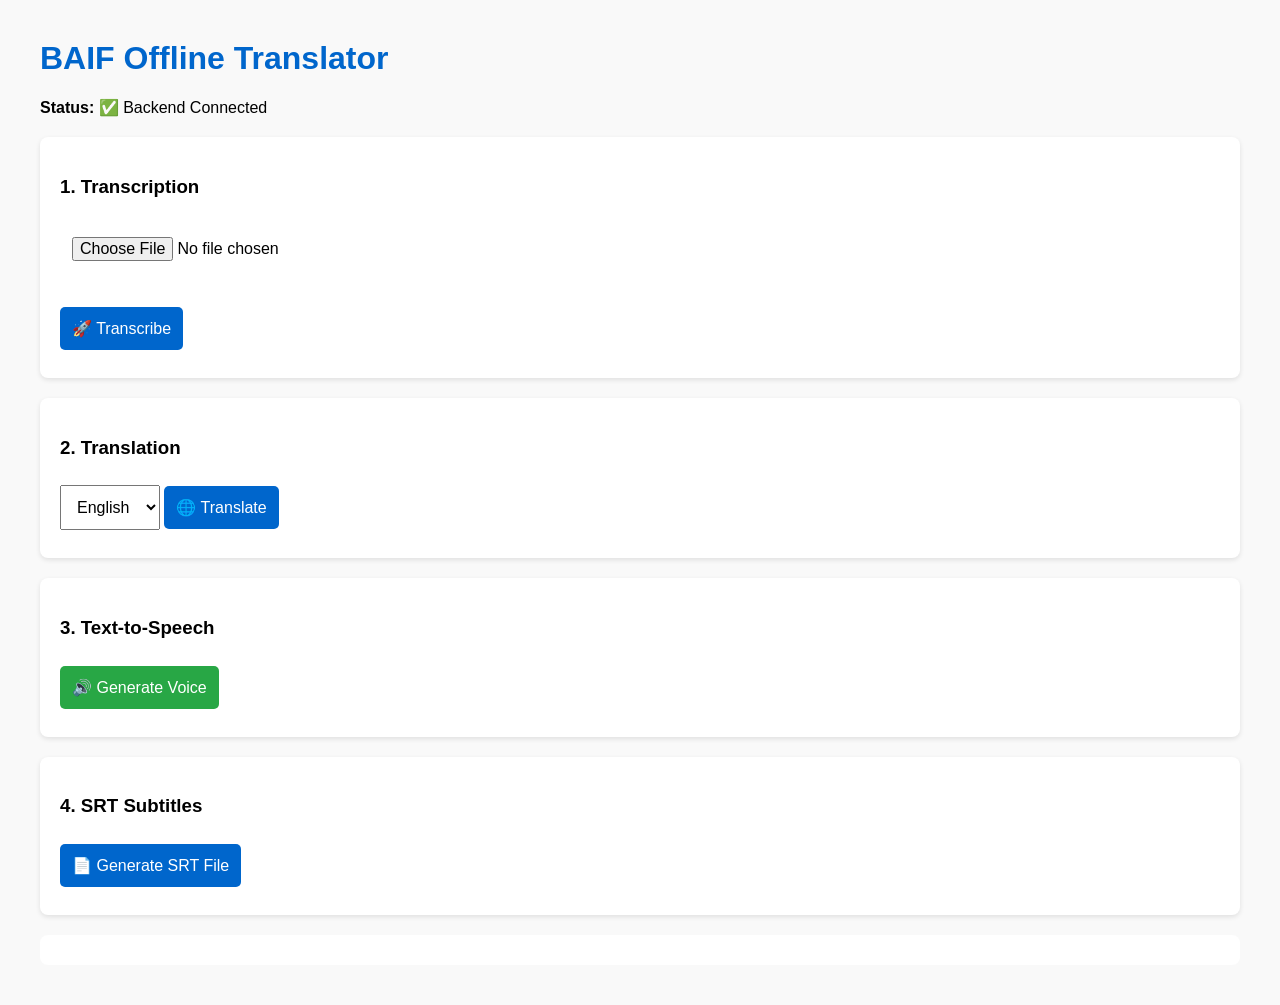
<file: backend/static/index.html>
<!DOCTYPE html>
<html lang="en">
<head>
  <meta charset="UTF-8">
  <meta name="viewport" content="width=device-width, initial-scale=1.0">
  <title>BAIF Offline Translator</title>
  <style>
    body { font-family: Arial, sans-serif; margin: 40px; background: #f9f9f9; }
    h1 { color: #0066cc; }
    select, input, button { padding: 12px; margin: 8px 0; font-size: 16px; }
    button { background: #0066cc; color: white; border: none; cursor: pointer; border-radius: 5px; }
    button:hover { background: #0055aa; }
    .section { background: white; padding: 20px; margin: 20px 0; border-radius: 8px; box-shadow: 0 2px 5px rgba(0,0,0,0.1); }
    #status { margin: 15px 0; font-weight: bold; color: #333; }
    #result { white-space: pre-wrap; background: white; padding: 15px; border-radius: 8px; line-height: 1.6; }
    audio { width: 100%; margin: 10px 0; }
  </style>
</head>
<body>
  <h1>BAIF Offline Translator</h1>
  <p><strong>Status:</strong> ✅ Backend Connected</p>

  <div class="section">
    <h3>1. Transcription</h3>
    <input type="file" id="mediaFile" accept="audio/*,video/*">
    <br><br>
    <button onclick="transcribe()">🚀 Transcribe</button>
  </div>

  <div class="section">
    <h3>2. Translation</h3>
    <select id="targetLang">
      <option value="en">English</option>
      <option value="hi">Hindi</option>
      <option value="mr">Marathi</option>
    </select>
    <button onclick="translateText()">🌐 Translate</button>
  </div>

  <div class="section">
    <h3>3. Text-to-Speech</h3>
    <button onclick="generateTTS()" style="background:#28a745;">🔊 Generate Voice</button>
    <div id="audioPlayer"></div>
  </div>

  <div class="section">
    <h3>4. SRT Subtitles</h3>
    <button onclick="generateSRT()">📄 Generate SRT File</button>
    <div id="srtLink"></div>
  </div>

  <div id="status"></div>
  <div id="result"></div>

  <script>
    let currentText = "";
    let currentTranslatedText = "";
    let currentSegments = [];

    async function transcribe() {
      const fileInput = document.getElementById('mediaFile');
      const status = document.getElementById('status');
      const resultDiv = document.getElementById('result');

      if (!fileInput.files.length) {
        alert("Please select a file");
        return;
      }

      status.innerHTML = "⏳ Transcribing...";
      const formData = new FormData();
      formData.append("file", fileInput.files[0]);

      try {
        const res = await fetch("/transcribe", { method: "POST", body: formData });
        const data = await res.json();
        
        if (data.status === "success") {
          currentText = data.transcribed_text;
          currentTranslatedText = data.transcribed_text;
          currentSegments = data.segments || [];
          
          status.innerHTML = "✅ Transcription Completed!";
          resultDiv.innerHTML = `<strong>Transcribed Text:</strong><br><br>${currentText}`;
        }
      } catch (e) {
        status.innerHTML = "❌ Transcription Failed";
      }
    }

    async function translateText() {
      const status = document.getElementById('status');
      const resultDiv = document.getElementById('result');
      const targetLang = document.getElementById('targetLang').value;

      if (!currentText) {
        alert("Please transcribe first!");
        return;
      }

      status.innerHTML = "⏳ Translating...";
      const formData = new FormData();
      formData.append("text", currentText);
      formData.append("target_lang", targetLang);

      try {
        const res = await fetch("/translate", { method: "POST", body: formData });
        const data = await res.json();
        if (data.status === "success") {
          currentTranslatedText = data.translated;
          status.innerHTML = "✅ Translation Completed!";
          resultDiv.innerHTML += `<br><br><strong>Translated (${targetLang}):</strong><br>${data.translated}`;
        }
      } catch (e) {
        status.innerHTML = "❌ Translation Failed";
      }
    }

    async function generateTTS() {
      const status = document.getElementById('status');
      const audioDiv = document.getElementById('audioPlayer');

      if (!currentTranslatedText) {
        alert("Please translate first!");
        return;
      }

      status.innerHTML = "⏳ Generating Voice...";
      const formData = new FormData();
      formData.append("text", currentTranslatedText);
      formData.append("lang", document.getElementById('targetLang').value);

      try {
        const res = await fetch("/tts", { method: "POST", body: formData });
        const data = await res.json();

        if (data.status === "success" && data.audio_url) {
          status.innerHTML = "✅ Voice Generated!";
          audioDiv.innerHTML = `<audio controls><source src="${data.audio_url}" type="audio/mp3"></audio>`;
        } else {
          status.innerHTML = "✅ " + (data.message || "Voice ready (English only for now)");
        }
      } catch (e) {
        status.innerHTML = "❌ Voice Generation Failed";
      }
    }

    async function generateSRT() {
      const status = document.getElementById('status');
      const srtDiv = document.getElementById('srtLink');

      if (currentSegments.length === 0) {
        alert("Please transcribe first!");
        return;
      }

      status.innerHTML = "⏳ Generating SRT...";
      const formData = new FormData();
      formData.append("segments", JSON.stringify(currentSegments));
      formData.append("filename", "input");

      try {
        const res = await fetch("/generate_srt", { method: "POST", body: formData });
        const data = await res.json();
        if (data.status === "success") {
          status.innerHTML = "✅ SRT Generated!";
          srtDiv.innerHTML = `<a href="${data.srt_url}" download style="color:green;">📥 Download SRT File</a>`;
        }
      } catch (e) {
        status.innerHTML = "❌ SRT Generation Failed";
      }
    }
  </script>
</body>
</html>
</file>
